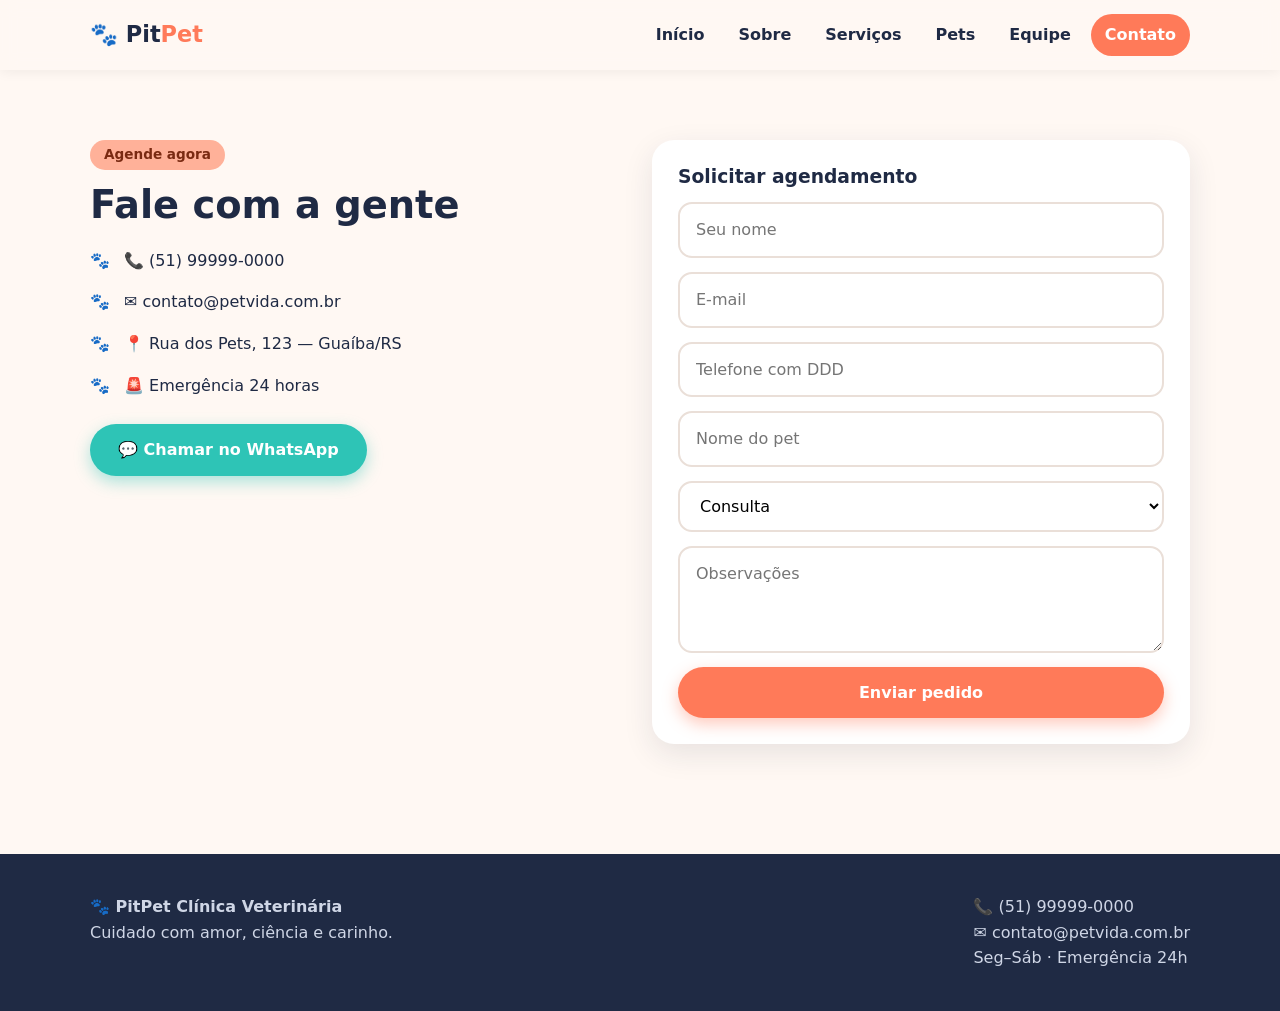
<file: contato.html>
<!DOCTYPE html>
<html lang="pt-BR">

<head>
    <meta charset="UTF-8">
    <meta name="viewport" content="width=device-width,initial-scale=1">
    <title>Contato | PitPet</title>
    <link rel="stylesheet" href="style.css">
</head>

<body>
    <header id="topo"></header>
    <section>
        <div class="wrap two">
            <div><span class="tag">Agende agora</span>
                <h2>Fale com a gente</h2>
                <ul class="check">
                    <li>📞 (51) 99999-0000</li>
                    <li>✉️ contato@petvida.com.br</li>
                    <li>📍 Rua dos Pets, 123 — Guaíba/RS</li>
                    <li>🚨 Emergência 24 horas</li>
                </ul>
                <a class="btn alt" style="margin-top:18px" href="https://wa.me/5551999990000" target="_blank"
                    rel="noopener">💬 Chamar no WhatsApp</a>
            </div>
            <form id="form" class="card" novalidate>
                <h3>Solicitar agendamento</h3>
                <input name="nome" placeholder="Seu nome"><input name="email" type="email" placeholder="E-mail"><input
                    name="fone" placeholder="Telefone com DDD">
                <input name="pet" placeholder="Nome do pet"><select name="servico">
                    <option>Consulta</option>
                    <option>Vacina</option>
                    <option>Exames</option>
                    <option>Banho &amp; Tosa</option>
                </select>
                <textarea name="obs" rows="3" placeholder="Observações"></textarea><button class="btn"
                    type="submit">Enviar pedido</button>
                <div id="msg" class="msg"></div>
            </form>
        </div>
    </section>
    <footer id="rodape"></footer>
    <script src="script.js"></script>
</body>

</html>
</file>
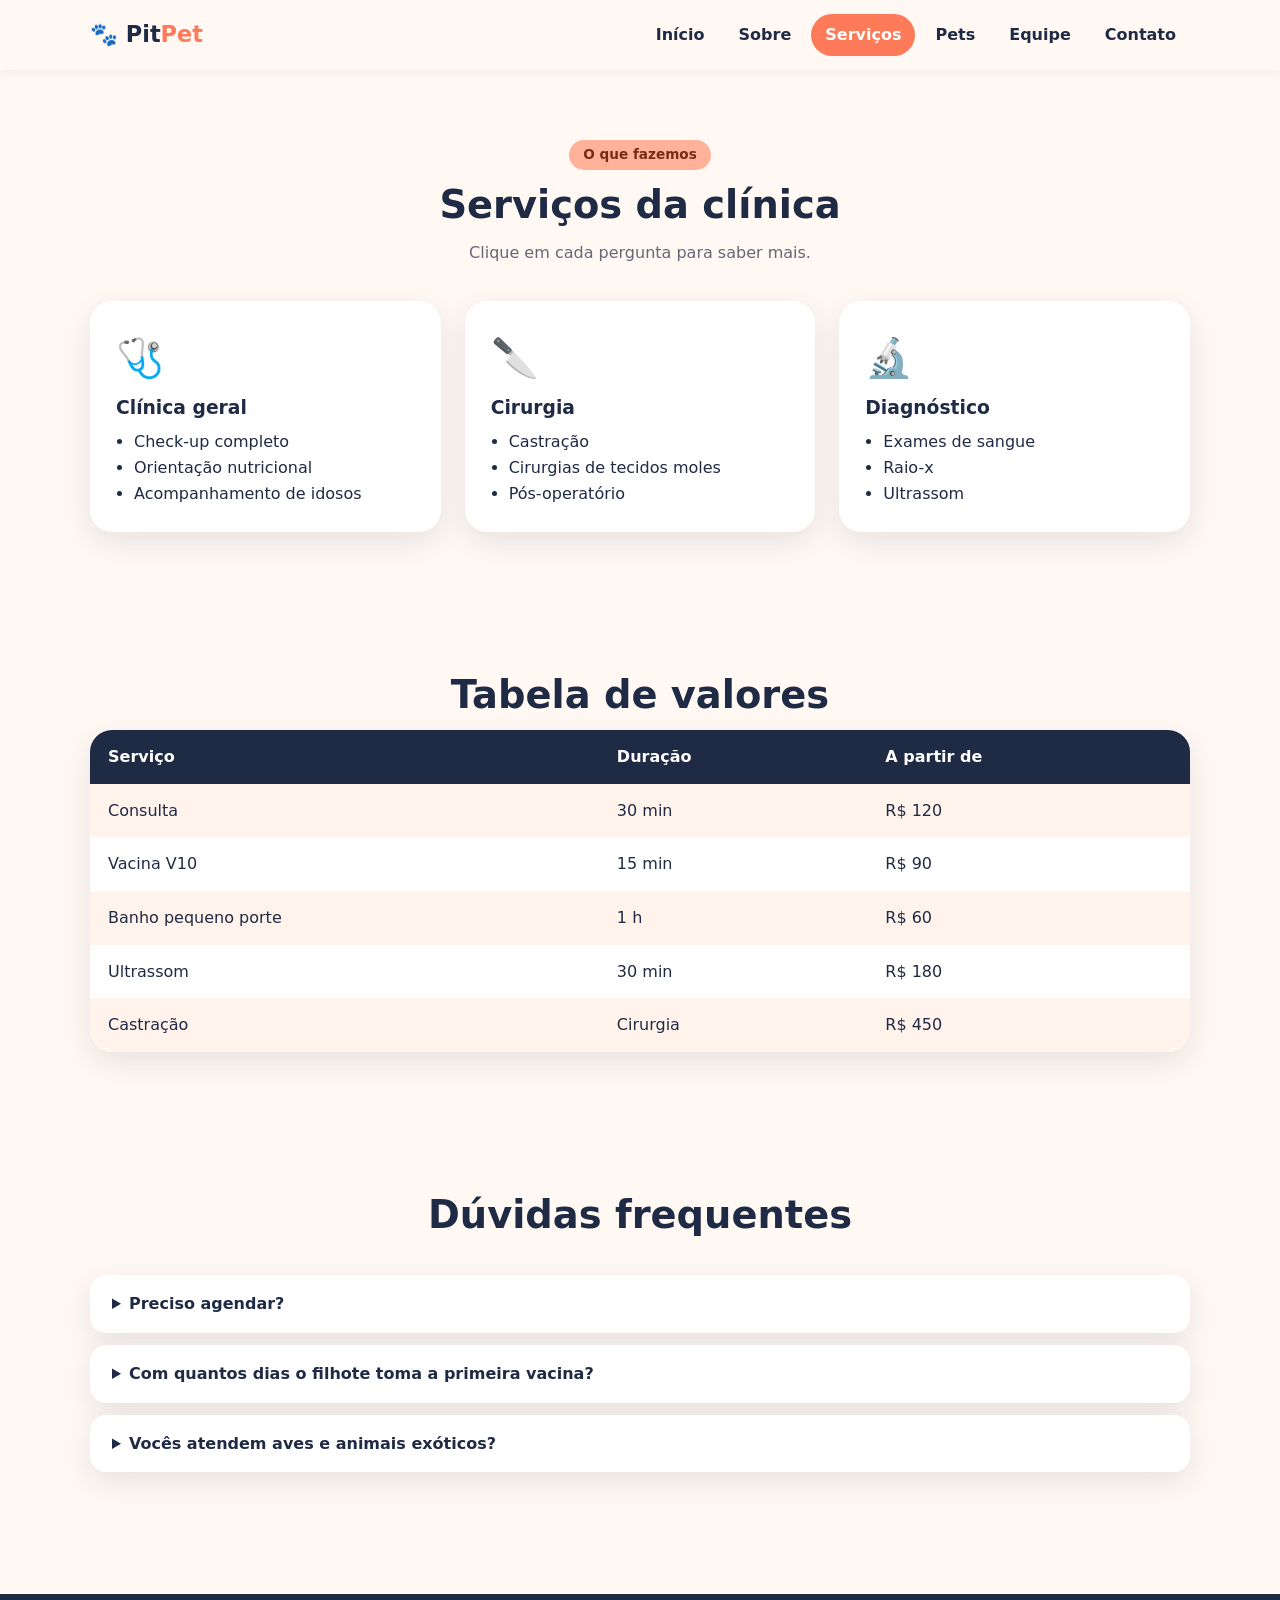
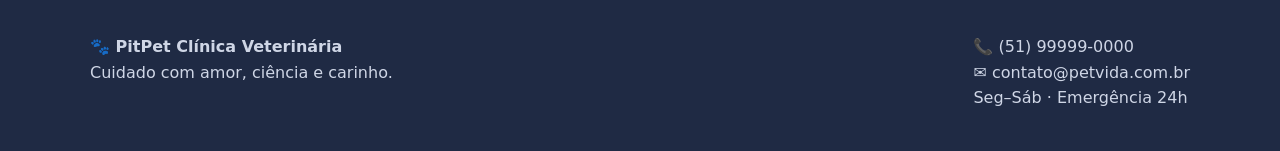
<file: servicos.html>
<!DOCTYPE html>
<html lang="pt-BR">

<head>
    <meta charset="UTF-8">
    <meta name="viewport" content="width=device-width,initial-scale=1">
    <title>Serviços | PitPet</title>
    <link rel="stylesheet" href="style.css">
</head>

<body>
    <header id="topo"></header>
    <section>
        <div class="wrap center"><span class="tag">O que fazemos</span>
            <h2>Serviços da clínica</h2>
            <p class="sub">Clique em cada pergunta para saber mais.</p>
            <div class="grid" style="text-align:left">
                <div class="card rv"><span class="ico">🩺</span>
                    <h3>Clínica geral</h3>
                    <ul>
                        <li>Check-up completo</li>
                        <li>Orientação nutricional</li>
                        <li>Acompanhamento de idosos</li>
                    </ul>
                </div>
                <div class="card rv"><span class="ico">🔪</span>
                    <h3>Cirurgia</h3>
                    <ul>
                        <li>Castração</li>
                        <li>Cirurgias de tecidos moles</li>
                        <li>Pós-operatório</li>
                    </ul>
                </div>
                <div class="card rv"><span class="ico">🔬</span>
                    <h3>Diagnóstico</h3>
                    <ul>
                        <li>Exames de sangue</li>
                        <li>Raio-x</li>
                        <li>Ultrassom</li>
                    </ul>
                </div>
            </div>
        </div>
    </section>
    <section>
        <div class="wrap">
            <h2 class="center">Tabela de valores</h2>
            <div class="tbl">
                <table>
                    <tr>
                        <th>Serviço</th>
                        <th>Duração</th>
                        <th>A partir de</th>
                    </tr>
                    <tr>
                        <td>Consulta</td>
                        <td>30 min</td>
                        <td>R$ 120</td>
                    </tr>
                    <tr>
                        <td>Vacina V10</td>
                        <td>15 min</td>
                        <td>R$ 90</td>
                    </tr>
                    <tr>
                        <td>Banho pequeno porte</td>
                        <td>1 h</td>
                        <td>R$ 60</td>
                    </tr>
                    <tr>
                        <td>Ultrassom</td>
                        <td>30 min</td>
                        <td>R$ 180</td>
                    </tr>
                    <tr>
                        <td>Castração</td>
                        <td>Cirurgia</td>
                        <td>R$ 450</td>
                    </tr>
                </table>
            </div>
        </div>
    </section>
    <section>
        <div class="wrap">
            <h2 class="center">Dúvidas frequentes</h2><br>
            <details>
                <summary>Preciso agendar?</summary>
                <p>Recomendamos agendar, mas emergências são atendidas sem hora marcada.</p>
            </details>
            <details>
                <summary>Com quantos dias o filhote toma a primeira vacina?</summary>
                <p>Em geral com 45 dias. O veterinário define o protocolo ideal.</p>
            </details>
            <details>
                <summary>Vocês atendem aves e animais exóticos?</summary>
                <p>Sim, consulte nossa equipe.</p>
            </details>
        </div>
    </section>
    <footer id="rodape"></footer>
    <script src="script.js"></script>
</body>

</html>
</file>
<file: style.css>
/* ===== CORES: mude aqui para trocar o visual do site todo ===== */
:root{--p:#ff7a59;--p2:#ffb199;--s:#2ec4b6;--d:#1f2a44;--bg:#fff8f3;--c:#fff;--r:22px;--sh:0 10px 30px rgba(31,42,68,.1)}
*{box-sizing:border-box;margin:0;padding:0}
html{scroll-behavior:smooth}
body{font-family:'Segoe UI',system-ui,sans-serif;background:var(--bg);color:var(--d);line-height:1.6}
img{max-width:100%;display:block}
a{color:inherit;text-decoration:none}
.wrap{width:min(1100px,92%);margin:auto}
section{padding:70px 0}
h1,h2,h3{line-height:1.2}
h1{font-size:clamp(2.2rem,5vw,3.6rem)}
h2{font-size:clamp(1.7rem,3.5vw,2.4rem);margin-bottom:12px}
.center{text-align:center}.sub{color:#667;max-width:620px;margin:0 auto 36px}
.tag{display:inline-block;background:var(--p2);color:#7a2a12;padding:4px 14px;border-radius:99px;font-weight:700;font-size:.85rem;margin-bottom:12px}
/* header */
header{position:sticky;top:0;z-index:50;background:rgba(255,248,243,.92);backdrop-filter:blur(8px);box-shadow:0 2px 12px rgba(0,0,0,.06)}
.bar{display:flex;align-items:center;justify-content:space-between;height:70px}
.logo{font-weight:800;font-size:1.4rem}.logo span{color:var(--p)}
nav{display:flex;gap:6px}
nav a{padding:8px 14px;border-radius:99px;font-weight:600;transition:.25s}
nav a:hover,nav a.on{background:var(--p);color:#fff}
.burger{display:none;background:none;border:0;font-size:1.8rem;cursor:pointer}
/* botoes */
.btn{display:inline-block;border:0;cursor:pointer;font:inherit;font-weight:700;padding:13px 28px;border-radius:99px;background:var(--p);color:#fff;box-shadow:0 6px 16px rgba(255,122,89,.4);transition:.25s}
.btn:hover{transform:translateY(-3px) scale(1.04)}
.btn.alt{background:var(--s);box-shadow:0 6px 16px rgba(46,196,182,.4)}
.btn.line{background:transparent;color:var(--d);border:2px solid var(--d);box-shadow:none}
/* hero + blob animado */
.hero{padding:60px 0 90px;overflow:hidden}
.hero .wrap{display:grid;grid-template-columns:1.1fr 1fr;gap:40px;align-items:center}
.hero p{margin:16px 0 26px;font-size:1.1rem;color:#556}
.hero .btns{display:flex;gap:12px;flex-wrap:wrap}
.blob{border-radius:60% 40% 30% 70%/60% 30% 70% 40%;animation:morph 8s ease-in-out infinite;overflow:hidden;border:6px solid var(--p);box-shadow:var(--sh);aspect-ratio:1;background:var(--p2)}
.blob img{width:100%;height:100%;object-fit:cover}
@keyframes morph{0%,100%{border-radius:60% 40% 30% 70%/60% 30% 70% 40%}33%{border-radius:30% 60% 70% 40%/50% 60% 30% 60%}66%{border-radius:50% 50% 40% 60%/30% 60% 50% 70%}}
.float{animation:fl 4s ease-in-out infinite;display:inline-block}
@keyframes fl{50%{transform:translateY(-12px) rotate(8deg)}}
/* cards */
.grid{display:grid;grid-template-columns:repeat(auto-fit,minmax(240px,1fr));gap:24px}
.card{background:var(--c);border-radius:var(--r);padding:26px;box-shadow:var(--sh);transition:.3s;overflow:hidden}
.card:hover{transform:translateY(-8px)}
.card .ico{font-size:2.4rem;display:block;margin-bottom:8px}
.card img{margin:-26px -26px 16px;width:calc(100% + 52px);height:190px;object-fit:cover;background:var(--p2)}
.card ul{margin:10px 0 0 18px}
.stats{background:var(--d);color:#fff}
.stats .grid{text-align:center}.stats b{font-size:2.6rem;color:var(--p2);display:block}
.cta{background:linear-gradient(120deg,var(--p),#ff9a76);color:#fff;border-radius:var(--r);padding:50px 30px;text-align:center}
.cta .btn{background:#fff;color:var(--p);box-shadow:none;margin-top:16px}
/* tabelas e listas */
.tbl{overflow-x:auto;border-radius:var(--r);box-shadow:var(--sh)}
table{width:100%;border-collapse:collapse;background:var(--c);min-width:480px}
th{background:var(--d);color:#fff;text-align:left}
th,td{padding:14px 18px}tr:nth-child(even) td{background:#fff3ec}
.check li{list-style:none;padding:8px 0 8px 34px;position:relative}
.check li::before{content:"🐾";position:absolute;left:0}
.time{border-left:4px solid var(--p);padding-left:24px;margin-left:10px}
.time div{margin-bottom:22px;position:relative}
.time div::before{content:"";position:absolute;left:-33px;top:6px;width:14px;height:14px;border-radius:50%;background:var(--p)}
/* abas, filtros */
.tabs,.filters{display:flex;gap:10px;flex-wrap:wrap;justify-content:center;margin-bottom:30px}
.tab,.flt{border:2px solid var(--p);background:#fff;color:var(--d);font:inherit;font-weight:700;padding:9px 20px;border-radius:99px;cursor:pointer;transition:.25s}
.tab.on,.flt.on,.tab:hover,.flt:hover{background:var(--p);color:#fff}
.panel{display:none;grid-template-columns:300px 1fr;gap:34px;align-items:center;background:#fff;border-radius:var(--r);padding:30px;box-shadow:var(--sh)}
.panel.on{display:grid;animation:in .5s}
@keyframes in{from{opacity:0;transform:translateY(14px)}}
.panel .blob{border-width:4px}
.hide{display:none!important}
/* faq */
details{background:#fff;border-radius:16px;padding:16px 22px;margin-bottom:12px;box-shadow:var(--sh)}
summary{cursor:pointer;font-weight:700}
/* form */
form{display:grid;gap:14px}
input,select,textarea{width:100%;padding:13px 16px;border:2px solid #eadfd8;border-radius:14px;font:inherit;background:#fff}
input:focus,select:focus,textarea:focus{outline:0;border-color:var(--p)}
.msg{padding:14px;border-radius:14px;font-weight:600;display:none}
.msg.ok{display:block;background:#d9f7f3;color:#0b6b62}.msg.err{display:block;background:#ffe1da;color:#a22}
.two{display:grid;grid-template-columns:1fr 1fr;gap:24px}
/* footer */
footer{background:var(--d);color:#cfd6e6;padding:40px 0;margin-top:40px}
footer .wrap{display:flex;justify-content:space-between;flex-wrap:wrap;gap:20px}
.up{position:fixed;right:18px;bottom:18px;width:46px;height:46px;border-radius:50%;border:0;background:var(--p);color:#fff;font-size:1.3rem;cursor:pointer;opacity:0;pointer-events:none;transition:.3s}
.up.show{opacity:1;pointer-events:auto}
.rv{opacity:0;transform:translateY(30px);transition:.7s}.rv.vis{opacity:1;transform:none}
@media(max-width:800px){
.hero .wrap,.panel,.two{grid-template-columns:1fr}
.burger{display:block}
nav{position:absolute;top:70px;left:0;right:0;background:var(--bg);flex-direction:column;padding:12px;display:none;box-shadow:0 10px 20px rgba(0,0,0,.1)}
nav.open{display:flex}
.hero .blob{max-width:320px;margin:auto}}

/* ===== imagem arrastável dentro de cada círculo vermelho ===== */
.blob{position:relative;cursor:grab;touch-action:none;user-select:none;-webkit-user-select:none}
.blob.drag{cursor:grabbing}
.blob>img,.blob>div{transform:scale(1.35);transition:transform .35s ease;pointer-events:none;-webkit-user-drag:none}
.blob.drag>img,.blob.drag>div{transition:none}
.blob .dh{position:absolute;left:50%;bottom:12px;transform:translateX(-50%);background:rgba(31,42,68,.75);color:#fff;font-size:.78rem;font-weight:700;padding:4px 12px;border-radius:99px;white-space:nowrap;pointer-events:none;transition:opacity .4s}
.blob .dh.off{opacity:0}
</file>
